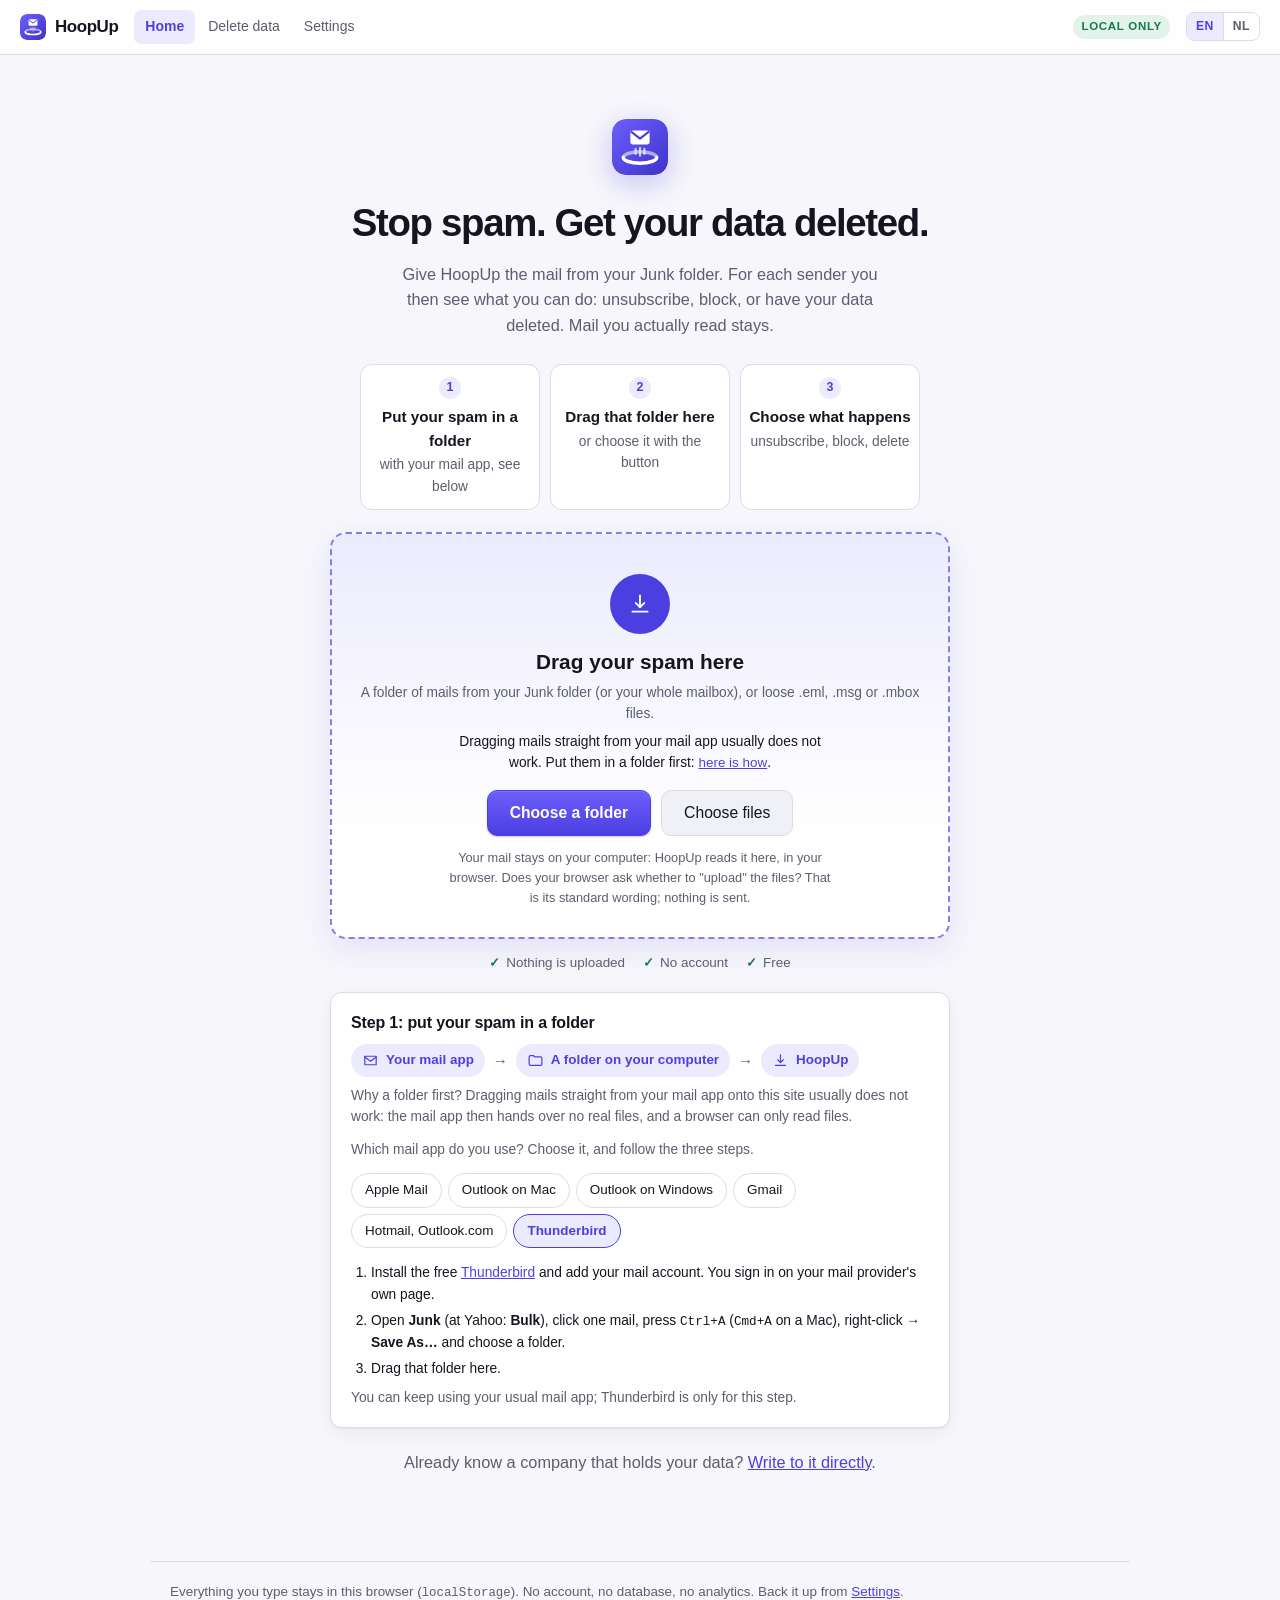
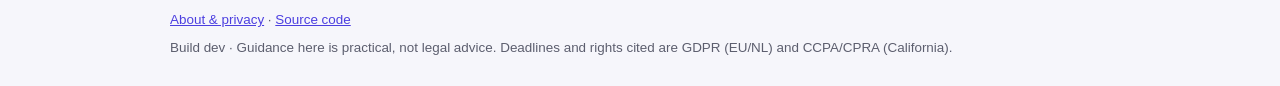
<file: index.html>
<!doctype html>
<html lang="nl">
<head>
<meta charset="utf-8">
<meta name="viewport" content="width=device-width, initial-scale=1">
<title>HoopUp: stop spam, laat je gegevens wissen</title>
<meta name="description" content="Unsubscribe from real companies, block scams, and get companies to delete your data. Free, and your mail never leaves your browser.">
<link rel="canonical" href="https://hoopup.tech/">
<meta name="theme-color" content="#4c3fe0">
<meta property="og:type" content="website">
<meta property="og:title" content="HoopUp: stop spam, get your data deleted">
<meta property="og:url" content="https://hoopup.tech/">
<meta property="og:description" content="Unsubscribe, block scams, and get companies to delete your data. Your mail never leaves your browser.">
<meta property="og:image" content="https://hoopup.tech/assets/img/og.png">
<meta name="twitter:card" content="summary_large_image">
<meta name="color-scheme" content="light dark">
<!--
  Every outbound click from this page (an unsubscribe link, a broker opt-out
  form) would otherwise send this page's URL as the Referer, telling that
  company you are running a deletion campaign against them. Suppress it
  globally rather than relying on remembering rel="noreferrer" every time.
-->
<meta name="referrer" content="no-referrer">
<!--
  The local-first promise, enforced by the browser rather than by our own discipline.
  connect-src names the only hosts this app may ever talk to (itself, the two breach
  services and Microsoft's sign-in and mail API), so even a bug that
  injected script could not post your identity file to an arbitrary server.
  style-src allows 'unsafe-inline' because the views use inline style attributes;
  script-src does not, and there are no inline handlers or third-party scripts.
  (frame-ancestors is omitted: a <meta> CSP cannot carry it; it needs a real header.)
-->
<meta http-equiv="Content-Security-Policy" content="
  default-src 'self';
  script-src 'self';
  style-src 'self' 'unsafe-inline';
  img-src 'self' data:;
  connect-src 'self' https://haveibeenpwned.com https://api.pwnedpasswords.com https://login.microsoftonline.com https://graph.microsoft.com;
  form-action 'none';
  base-uri 'none';
  object-src 'none'">
<link rel="stylesheet" href="assets/css/app.css">
<link rel="icon" href="assets/img/icon.svg" type="image/svg+xml">
<link rel="icon" href="assets/img/icon-192.png" sizes="192x192" type="image/png">
<link rel="apple-touch-icon" href="assets/img/apple-touch-icon.png">
<link rel="manifest" href="manifest.webmanifest">
</head>
<body>
<a class="skip" id="skip" href="#main">Naar de inhoud</a>

<header class="topbar">
  <a class="brand" href="#/" aria-label="HoopUp home">
    <img class="mark" src="assets/img/icon.svg" alt="" width="26" height="26">
    <span>HoopUp</span>
  </a>
  <nav id="nav" aria-label="Sections"></nav>
  <span class="local-badge" id="local-badge" title="Geen server, geen account. Alles staat alleen in deze browser.">alleen lokaal</span>
  <div class="lang" role="group" aria-label="Taal">
    <button type="button" data-lang="en" aria-pressed="false">EN</button>
    <button type="button" data-lang="nl" aria-pressed="true">NL</button>
  </div>
</header>

<main id="main"></main>

<footer class="foot">
  <p id="foot-local">Alles wat je invult blijft in deze browser (<code>localStorage</code>). Geen account, geen database, geen analytics.
  Maak een back-up via <a href="#/profile">Instellingen</a>.</p>
  <p><a href="#/about" id="foot-about">Over &amp; privacy</a> ·
  <a href="https://github.com/fransiewillem-design/Data-protection-" rel="noopener noreferrer" id="foot-source">Broncode</a></p>
  <p class="muted"><span id="foot-build">Versie</span> <span id="build" data-build="__BUILD__">dev</span> ·
  <span id="foot-legal">De uitleg hier is praktisch, geen juridisch advies. Genoemde termijnen en rechten komen uit de AVG (EU/NL) en de CCPA/CPRA (Californië).</span></p>
</footer>

<script type="module" src="src/app.js"></script>
</body>
</html>
</file>
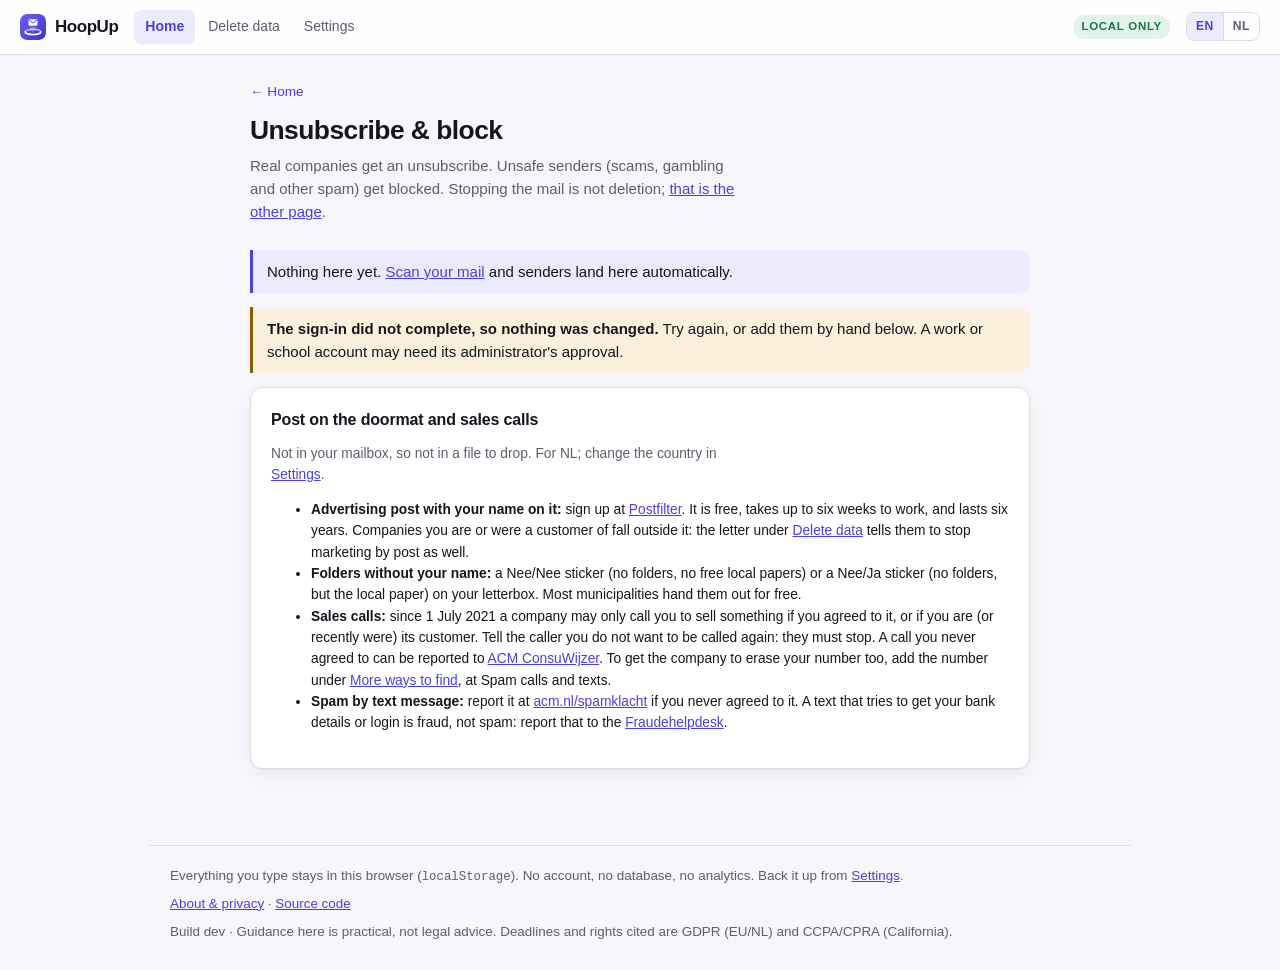
<file: auth.html>
<!doctype html>
<html lang="nl">
<head>
<meta charset="utf-8">
<meta name="viewport" content="width=device-width, initial-scale=1">
<meta name="referrer" content="no-referrer">
<meta name="robots" content="noindex">
<meta http-equiv="Content-Security-Policy" content="default-src 'none'; script-src 'self'; base-uri 'none'; form-action 'none'">
<title>HoopUp</title>
</head>
<body>
<p>Terug naar HoopUp…</p>
<script src="src/auth-return.js"></script>
</body>
</html>
</file>
<file: assets/css/app.css>
:root {
  --bg: #f6f6fb;
  --surface: #ffffff;
  --surface-2: #f0f0f7;
  --line: #dcdce8;
  --text: #15151f;
  --muted: #5c5e6e;
  --accent: #4c3fe0;
  --accent-2: #6d5efc;
  --accent-soft: #ecebfe;
  --ok: #17784e;
  --ok-soft: #e1f3ea;
  --warn: #8f5a00;
  --warn-soft: #fbf0db;
  --bad: #b3261e;
  --bad-soft: #fbe7e6;
  --radius: 12px;
  --shadow: 0 1px 2px rgba(21,21,40,.05), 0 6px 20px rgba(21,21,40,.05);
}
@media (prefers-color-scheme: dark) {
  :root {
    --bg: #0d0d14;
    --surface: #15151f;
    --surface-2: #1d1d2a;
    --line: #2b2b3b;
    --text: #ececf3;
    --muted: #9c9db0;
    --accent: #a59cff;
    --accent-2: #8b80ff;
    --accent-soft: #221f45;
    --ok: #57c28d;
    --ok-soft: #13281e;
    --warn: #e0ab5a;
    --warn-soft: #2b2415;
    --bad: #f2837a;
    --bad-soft: #2e1a19;
    --shadow: 0 1px 2px rgba(0,0,0,.45);
  }
}

* { box-sizing: border-box; }
body {
  margin: 0;
  background: var(--bg);
  color: var(--text);
  font: 15px/1.55 -apple-system, BlinkMacSystemFont, "Segoe UI", Inter, Roboto, sans-serif;
  -webkit-font-smoothing: antialiased;
  text-rendering: optimizeLegibility;
}
a { color: var(--accent); }
code, .mono { font-family: ui-monospace, SFMono-Regular, Menlo, Consolas, monospace; font-size: .92em; }
h1 { font-size: 1.5rem; margin: 0 0 .2rem; letter-spacing: -.02em; }
h2 { font-size: 1.1rem; margin: 0 0 .6rem; letter-spacing: -.01em; }
h3 { font-size: .95rem; margin: 0 0 .35rem; }
p { margin: 0 0 .7rem; }
.muted { color: var(--muted); }
.small { font-size: .86rem; }

.skip { position: absolute; left: -999px; }
.skip:focus { left: 8px; top: 8px; background: var(--surface); padding: 8px; z-index: 10; }

.topbar {
  display: flex; align-items: center; gap: 16px; flex-wrap: wrap;
  padding: 10px 20px; background: var(--surface);
  border-bottom: 1px solid var(--line); position: sticky; top: 0; z-index: 5;
}
.brand {
  font-weight: 720; font-size: 1.06rem; display: flex; align-items: center; gap: 9px;
  letter-spacing: -.025em; color: var(--text); text-decoration: none;
}
.mark { display: block; border-radius: 7px; }
#nav { display: flex; gap: 2px; flex-wrap: wrap; margin-right: auto; }
#nav a {
  padding: 6px 11px; border-radius: 7px; text-decoration: none;
  color: var(--muted); font-size: .9rem; font-weight: 500;
}
#nav a:hover { background: var(--surface-2); color: var(--text); }
#nav a.active { background: var(--accent-soft); color: var(--accent); }
.local-badge {
  font-size: .72rem; text-transform: uppercase; letter-spacing: .06em;
  color: var(--ok); background: var(--ok-soft); padding: 3px 8px; border-radius: 20px; font-weight: 600;
}

.lang { display: flex; border: 1px solid var(--line); border-radius: 8px; overflow: hidden; }
.lang button {
  border: 0; border-radius: 0; background: transparent; padding: 4px 9px; min-height: 0;
  font-size: .76rem; font-weight: 600; letter-spacing: .04em; color: var(--muted); box-shadow: none;
}
.lang button + button { border-left: 1px solid var(--line); }
.lang button[aria-pressed="true"] { background: var(--accent-soft); color: var(--accent); }

main { max-width: 980px; margin: 0 auto; padding: 24px 20px 60px; }
.head { margin-bottom: 20px; }
.head p { color: var(--muted); max-width: 66ch; }

.card {
  background: var(--surface); border: 1px solid var(--line);
  border-radius: var(--radius); padding: 16px; margin-bottom: 14px; box-shadow: var(--shadow);
}
.grid { display: grid; gap: 12px; }
.grid.cols-2 { grid-template-columns: repeat(auto-fit, minmax(240px, 1fr)); }
.grid.cols-4 { grid-template-columns: repeat(auto-fit, minmax(150px, 1fr)); }
.row { display: flex; gap: 8px; flex-wrap: wrap; align-items: center; }
.row.between { justify-content: space-between; }
.spacer { flex: 1; }

.stat { text-align: left; }
.stat .n { font-size: 1.9rem; font-weight: 640; letter-spacing: -.03em; line-height: 1.1; }
.stat .l { color: var(--muted); font-size: .84rem; }
.stat.bad .n { color: var(--bad); }
.stat.warn .n { color: var(--warn); }
.stat.ok .n { color: var(--ok); }

button, .btn {
  font: inherit; font-size: .88rem; font-weight: 500; cursor: pointer;
  background: var(--surface-2); color: var(--text);
  border: 1px solid var(--line); border-radius: 7px; padding: 7px 12px;
  text-decoration: none; display: inline-flex; align-items: center; gap: 6px;
}
button:hover, .btn:hover { border-color: var(--accent); color: var(--accent); }
button.primary, .btn.primary {
  background: var(--accent); border-color: var(--accent); color: #fff;
}
button.primary:hover, .btn.primary:hover { filter: brightness(1.08); color: #fff; }
button.danger { color: var(--bad); }
button.danger:hover { border-color: var(--bad); }
button:disabled { opacity: .5; cursor: not-allowed; }

input, select, textarea {
  font: inherit; width: 100%; padding: 8px 10px; color: var(--text);
  background: var(--bg); border: 1px solid var(--line); border-radius: 7px;
}
textarea { min-height: 120px; resize: vertical; line-height: 1.5; }
input:focus, select:focus, textarea:focus { outline: 2px solid var(--accent); outline-offset: -1px; border-color: transparent; }
label { display: block; font-size: .82rem; font-weight: 550; color: var(--muted); margin-bottom: 4px; }
.field { margin-bottom: 12px; }

.pill {
  display: inline-block; font-size: .74rem; font-weight: 600; padding: 2px 8px;
  border-radius: 20px; background: var(--surface-2); color: var(--muted); white-space: nowrap;
}
.pill.todo { background: var(--surface-2); color: var(--muted); }
.pill.sent { background: var(--accent-soft); color: var(--accent); }
.pill.ack { background: var(--accent-soft); color: var(--accent); }
.pill.done { background: var(--ok-soft); color: var(--ok); }
.pill.overdue { background: var(--bad-soft); color: var(--bad); }
.pill.refused { background: var(--bad-soft); color: var(--bad); }
.pill.escalated { background: var(--warn-soft); color: var(--warn); }
.pill.low { background: var(--warn-soft); color: var(--warn); }

.item {
  display: flex; gap: 12px; align-items: flex-start; flex-wrap: wrap;
  padding: 12px 0; border-bottom: 1px solid var(--line);
}
.item:last-child { border-bottom: 0; padding-bottom: 0; }
.item .body { flex: 1; min-width: 220px; }
.item .name { font-weight: 600; }
.item .meta { color: var(--muted); font-size: .84rem; }
.item .actions { display: flex; gap: 6px; flex-wrap: wrap; align-items: center; }

.notice { border-left: 3px solid var(--accent); background: var(--accent-soft); padding: 10px 14px; border-radius: 0 var(--radius) var(--radius) 0; margin-bottom: 14px; }
.notice.warn { border-color: var(--warn); background: var(--warn-soft); }
.notice.bad { border-color: var(--bad); background: var(--bad-soft); }
.notice p:last-child { margin-bottom: 0; }

table { width: 100%; border-collapse: collapse; font-size: .9rem; }
th, td { text-align: left; padding: 8px 10px; border-bottom: 1px solid var(--line); vertical-align: top; }
th { font-size: .78rem; text-transform: uppercase; letter-spacing: .05em; color: var(--muted); }

.letter {
  background: var(--bg); border: 1px solid var(--line); border-radius: var(--radius);
  padding: 16px; white-space: pre-wrap; font-family: ui-monospace, SFMono-Regular, Menlo, monospace;
  font-size: .84rem; line-height: 1.6; max-height: 60vh; overflow: auto;
}
.toast {
  position: fixed; bottom: 20px; left: 50%; transform: translateX(-50%);
  background: var(--text); color: var(--bg); padding: 9px 16px; border-radius: 20px;
  font-size: .86rem; z-index: 20; box-shadow: var(--shadow);
}
.foot { max-width: 980px; margin: 0 auto; padding: 20px; border-top: 1px solid var(--line); font-size: .84rem; color: var(--muted); }
.foot a { color: var(--accent); }

/* Delete data: grouped by how the user relates to each company */
.rel-pick { display: flex; align-items: center; gap: 6px; flex-wrap: wrap; margin-top: 4px; }
.rel-pick select { width: auto; padding: 3px 8px; font-size: .82rem; min-height: 0; }
.rel-group h2 { margin-bottom: 4px; }
.rel-none { border-left: 3px solid var(--bad); }
.rel-customer { border-left: 3px solid var(--ok); }

/* Delete data: what to send next, and the send queue */
.work-card hr { border: 0; border-top: 1px solid var(--line); margin: 16px 0; }
.work-row { display: flex; gap: 16px; justify-content: space-between; align-items: flex-start; flex-wrap: wrap; }
.work-row > div:first-child { flex: 1 1 340px; }
.work-row h2 { margin-bottom: 4px; }
.work-row p { margin: 0 0 8px; max-width: 60ch; }
.work-row .list { margin-top: 6px; }
.work-row .pick .btn, .work-row .pick button { margin-left: auto; }
.work-row .pick .btn + button { margin-left: 0; }
.count.bad { background: var(--bad-soft); color: var(--bad); }
.send-card { border-color: var(--accent); }
.send-card .meter { margin-top: 10px; background: var(--surface-2); }
.send-card .meter span { background: var(--accent); }
.print-letter .letter { max-height: none; }

@media (max-width: 560px) {
  .topbar { padding: 10px 14px; }
  main { padding: 18px 14px 48px; }
  .local-badge { display: none; }
  .lang { order: 1; margin-left: auto; }
  #nav { order: 2; width: 100%; }
}
@media print {
  .topbar, .foot, .no-print { display: none !important; }
  .letter { max-height: none; border: 0; padding: 0; font-family: Georgia, serif; font-size: 11pt; }
  .card { border: 0; box-shadow: none; padding: 0; }
  .print-letter { break-after: page; }
  .print-letter:last-child { break-after: auto; }
}

.drop {
  border: 2px dashed var(--line); border-radius: var(--radius);
  padding: 26px 16px; text-align: center; background: var(--bg);
  transition: border-color .15s, background .15s;
}
.drop.over { border-color: var(--accent); background: var(--accent-soft); }
.drop p { margin: 0 0 6px; }

/* ---- layout rhythm ------------------------------------------------- */
main { max-width: 820px; }
.head { margin-bottom: 26px; }
.head h1 { font-size: 1.65rem; font-weight: 640; }
.head p { color: var(--muted); max-width: 60ch; margin: 0; }
.card { padding: 20px; margin-bottom: 16px; }
.card h2 { font-size: 1rem; font-weight: 620; display: flex; align-items: center; gap: 8px; }

/* a count that reads as data, not decoration */
.count {
  font-size: .78rem; font-weight: 600; color: var(--muted);
  background: var(--surface-2); border-radius: 20px; padding: 1px 9px;
}

/* ---- stat bar ------------------------------------------------------ */
.statbar {
  display: flex; gap: 28px; flex-wrap: wrap;
  padding: 16px 20px; margin-bottom: 16px;
  background: var(--surface); border: 1px solid var(--line);
  border-radius: var(--radius); box-shadow: var(--shadow);
}
.statbar div { display: flex; flex-direction: column; gap: 1px; }
.statbar b { font-size: 1.45rem; font-weight: 640; letter-spacing: -.02em; line-height: 1.15; }
.statbar span { font-size: .8rem; color: var(--muted); }
.statbar .bad b { color: var(--bad); }

/* ---- selectable rows ----------------------------------------------- */
.list { border-top: 1px solid var(--line); }
.pick {
  display: flex; align-items: center; gap: 12px; flex-wrap: wrap;
  padding: 9px 2px; border-bottom: 1px solid var(--line);
  cursor: pointer; margin: 0; font-size: .9rem; font-weight: 400; color: var(--text);
}
.pick:hover { background: var(--surface-2); }
.pick input { width: auto; flex: none; }
.pick-name { font-weight: 550; min-width: 0; overflow-wrap: anywhere; }
/* Long reasons ("rated high-confidence spam by your mail provider") wrap on narrow phones. */
.pick .pill { white-space: normal; max-width: 100%; }
.pick-meta { color: var(--muted); font-size: .82rem; margin-left: auto; }

.link-btn {
  background: none; border: 0; padding: 0; color: var(--accent);
  font-size: .84rem; cursor: pointer; text-decoration: underline;
}
.link-btn:hover { filter: brightness(1.15); }

/* ---- nav ------------------------------------------------------------ */
#nav a { font-size: .875rem; }

@media (max-width: 620px) {
  .pick-meta { display: none; }
  .statbar { gap: 18px; padding: 14px 16px; }
}

.danger-card { border-color: var(--bad); box-shadow: 0 0 0 1px var(--bad-soft), var(--shadow); }
.danger-card h2 { color: var(--bad); }

.block-card { border-color: var(--accent); }
.block-facts { display: flex; gap: 18px; flex-wrap: wrap; margin: 14px 0 6px; color: var(--muted); }
.block-facts b { color: var(--text); font-size: 1.05rem; }
.block-card ol { padding-left: 20px; margin: 8px 0 12px; }
.block-card ol li { margin-bottom: 6px; }
.block-card code { background: var(--surface-2); padding: 1px 6px; border-radius: 4px; }
#block-panel .row { margin: 4px 0 12px; }

/* ===== Home ============================================================= */
.hero { text-align: center; max-width: 620px; margin: 28px auto 0; }
.hero h1 { font-size: 2.1rem; font-weight: 680; letter-spacing: -.03em; margin-bottom: 10px; }
.hero > p { color: var(--muted); font-size: 1.02rem; margin: 0 auto 26px; max-width: 54ch; }
.drop-hero {
  padding: 46px 20px; border-radius: 16px; background: var(--surface);
  border: 2px dashed color-mix(in srgb, var(--accent) 45%, var(--line));
}
.drop-hero:hover, .drop-hero.over { border-color: var(--accent); background: var(--accent-soft); }
.drop-icon {
  width: 52px; height: 52px; margin: 0 auto 12px; border-radius: 50%;
  display: grid; place-items: center; background: var(--accent-soft); color: var(--accent);
}
.drop-title { font-size: 1.08rem; font-weight: 620; margin-bottom: 4px !important; }
.howto { text-align: left; margin-top: 14px; }
.howto summary, .senders summary { cursor: pointer; color: var(--muted); font-size: .88rem; }
.howto ul { margin: 10px 0 0; }

.home-head { display: flex; justify-content: space-between; align-items: flex-end; gap: 16px; margin-bottom: 18px; }
.home-head h1 { font-size: 1.65rem; font-weight: 660; letter-spacing: -.02em; margin: 0; }
.home-head p { margin: 2px 0 0; font-size: .9rem; }
.back { display: inline-block; font-size: .85rem; margin-bottom: 8px; text-decoration: none; }

.actions { display: grid; grid-template-columns: repeat(2, minmax(0, 1fr)); gap: 14px; margin-bottom: 16px; }
.action {
  display: flex; flex-direction: column; gap: 6px;
  background: var(--surface); border: 1px solid var(--line); border-radius: 14px;
  padding: 18px 18px 16px; box-shadow: var(--shadow); min-height: 196px;
}
.action-head { display: flex; justify-content: space-between; align-items: center; margin-bottom: 4px; }
.action-icon {
  width: 38px; height: 38px; border-radius: 10px; display: grid; place-items: center;
  background: var(--accent-soft); color: var(--accent);
}
.action-n { font-size: 2rem; font-weight: 700; letter-spacing: -.04em; line-height: 1; }
.action h3 { font-size: 1.02rem; font-weight: 640; margin: 0; }
.action p { color: var(--muted); font-size: .88rem; margin: 0; flex: 1; }
.action-foot { display: flex; align-items: center; gap: 14px; margin-top: 10px; }
.action-foot .more { font-size: .84rem; color: var(--muted); }
.action.tone-bad .action-icon { background: var(--bad-soft); color: var(--bad); }
.action.tone-bad .action-n { color: var(--bad); }
.action.is-done { box-shadow: none; background: var(--bg); }
.action.is-done .action-icon { background: var(--ok-soft); color: var(--ok); }
.action.is-done .action-n { color: var(--ok); font-size: 1.6rem; }
.done-label { font-size: .86rem; font-weight: 600; color: var(--ok); }

.drop-compact {
  display: flex; align-items: center; gap: 10px; padding: 12px 16px; text-align: left;
  border-radius: 12px; margin: 6px 0 14px; color: var(--muted); font-size: .9rem;
}
.drop-compact svg { display: block; }
.senders { margin-top: 4px; }
.senders .list { margin-top: 10px; }
.panel { animation: rise .2s ease-out; }
@keyframes rise { from { opacity: 0; transform: translateY(6px); } to { opacity: 1; transform: none; } }

/* address health */
.addr { padding: 14px 0; border-top: 1px solid var(--line); }
.addr:first-of-type { border-top: 0; }
.addr-head { display: flex; justify-content: space-between; align-items: center; gap: 6px 10px; margin-bottom: 8px; flex-wrap: wrap; }
.addr-head .mono { font-weight: 600; min-width: 0; overflow-wrap: anywhere; }
.addr p { font-size: .9rem; margin: 10px 0 6px; }
.addr ol { padding-left: 20px; margin: 4px 0 0; }
.addr ol li { margin-bottom: 5px; }
.meter { height: 6px; border-radius: 6px; background: var(--ok-soft); overflow: hidden; }
.meter span { display: block; height: 100%; background: var(--bad); border-radius: 6px; }
.addr-ok .meter span { background: var(--warn); }

/* settings tools */
.tool-links { display: grid; gap: 8px; }
.tool-links a {
  display: flex; flex-direction: column; gap: 2px; padding: 12px 14px; border-radius: 10px;
  border: 1px solid var(--line); text-decoration: none; color: var(--text);
}
.tool-links a:hover { border-color: var(--accent); }
.tool-links span { font-size: .84rem; color: var(--muted); }

@media (max-width: 640px) {
  .actions { grid-template-columns: 1fr; }
  .action { min-height: 0; }
  .hero h1 { font-size: 1.7rem; }
}

/* ---- brand polish ------------------------------------------------------ */

.topbar { backdrop-filter: saturate(1.4) blur(10px); background: color-mix(in srgb, var(--surface) 88%, transparent); }
button.primary, .btn.primary {
  background: linear-gradient(180deg, var(--accent-2), var(--accent));
  border-color: var(--accent); font-weight: 600;
  box-shadow: 0 1px 2px rgba(40,30,160,.25), inset 0 1px 0 rgba(255,255,255,.14);
}
@media (prefers-color-scheme: dark) {
  button.primary, .btn.primary { color: #0d0d14; }
  button.primary:hover, .btn.primary:hover { color: #0d0d14; }
}
button, .btn { border-radius: 9px; transition: border-color .12s, color .12s, filter .12s; }
:focus-visible { outline: 2px solid var(--accent); outline-offset: 2px; border-radius: 6px; }
#nav a.active { font-weight: 600; }

.hero { margin-top: 40px; }
.hero-mark { display: block; margin: 0 auto 18px; border-radius: 14px; box-shadow: 0 8px 28px rgba(76,63,224,.28); }
.hero h1 { font-size: 2.4rem; font-weight: 760; letter-spacing: -.035em; }
.trust {
  list-style: none; padding: 0; margin: 14px 0 0; display: flex; justify-content: center;
  flex-wrap: wrap; gap: 6px 18px; font-size: .84rem; color: var(--muted);
}
.trust li::before { content: "✓"; color: var(--ok); font-weight: 700; margin-right: 6px; }
.action-icon { background: var(--accent-soft); color: var(--accent); }
.foot p { margin-bottom: .45rem; }
@media (max-width: 560px) {
  .hero { margin-top: 18px; }
  .hero h1 { font-size: 1.85rem; }
}
.tpl-select { width: auto; max-width: 100%; }
.legal-title { font-size: 1.25rem; margin: 30px 0 4px; }
.legal ul { padding-left: 20px; margin: 0; }
.legal li { margin-bottom: 6px; }
.legal p:last-child { margin-bottom: 0; }
.hero-eyebrow { margin: -4px auto 14px !important; font-size: .9rem; color: var(--muted); }
.steps {
  list-style: none; counter-reset: step; padding: 0; margin: 0 auto 22px; max-width: 560px;
  display: grid; grid-template-columns: repeat(3, 1fr); gap: 10px;
}
.steps li {
  counter-increment: step; display: flex; flex-direction: column; gap: 2px; align-items: center;
  background: var(--surface); border: 1px solid var(--line); border-radius: var(--radius); padding: 12px 8px;
  font-size: .86rem; color: var(--muted);
}
.steps li::before {
  content: counter(step); width: 22px; height: 22px; border-radius: 50%; display: grid; place-items: center;
  background: var(--accent-soft); color: var(--accent); font-weight: 700; font-size: .78rem; margin-bottom: 4px;
}
.steps b { color: var(--text); font-size: .95rem; }
@media (max-width: 560px) { .steps { grid-template-columns: 1fr; } .steps li { flex-direction: row; gap: 6px; justify-content: flex-start; } .steps li::before { margin: 0 4px 0 0; } }
.aka { display: block; font-weight: 400; font-size: .8rem; color: var(--muted); }
.block-done { display: flex; align-items: center; gap: 12px; flex-wrap: wrap; margin-top: 16px; padding-top: 14px; border-top: 1px solid var(--line); }
.block-done .small { flex: 1 1 220px; }

/* ===== Copy chips & the address move plan ============================== */
.copy-chips { display: flex; flex-wrap: wrap; gap: 6px; margin: 8px 0; }
.copy-chip { font: 500 .82rem/1.25 inherit; padding: 5px 10px; border-radius: 6px; background: var(--surface-2);
  border: 1px solid var(--line); color: var(--text); cursor: pointer; overflow-wrap: anywhere; text-align: left; }
.copy-chip:hover { border-color: var(--accent); }
.copy-chip.copied { border-color: var(--ok); color: var(--muted); }
.copy-chip.copied::after { content: ' ✓'; color: var(--ok); }
.move-steps { list-style: none; padding: 0; margin: 12px 0; counter-reset: step; }
.move-steps > li { counter-increment: step; border-top: 1px solid var(--line); padding: 10px 0; }
.move-head { display: flex; align-items: flex-start; gap: 10px; cursor: pointer; margin: 0; font-size: .95rem; color: var(--text); text-transform: none; letter-spacing: normal; font-weight: 400; }
.move-head input { width: auto; flex: none; margin-top: 3px; }
.move-head b::before { content: counter(step) '. '; color: var(--muted); font-weight: 600; }
.move-body { margin: 4px 0 0 28px; color: var(--text); }
.move-body ul, .move-body ol { padding-left: 18px; margin: 6px 0; }
.move-steps > li.is-done .move-head b { color: var(--muted); text-decoration: line-through; text-decoration-color: var(--line); }
.move-steps > li.is-done .move-body { display: none; }

/* The computer and mail-app choice wraps under the title on a phone. */
.block-pick { flex-wrap: wrap; justify-content: flex-end; }
.block-pick select { max-width: 100%; }
@media (max-width: 560px) {
  .block-pick { justify-content: stretch; width: 100%; }
  .block-pick select { flex: 1 1 100%; }
}

/* ===== Easier to follow ================================================ */

/* Getting mail out of a mail app: one app at a time. */
.howto-card {
  text-align: left; margin-top: 18px; padding: 18px 20px;
  background: var(--surface); border: 1px solid var(--line); border-radius: var(--radius); box-shadow: var(--shadow);
}
.howto-card h2 { font-size: 1rem; margin-bottom: 6px; }
.howto-card > p.small { margin-bottom: 12px; }
.seg { display: flex; flex-wrap: wrap; gap: 6px; margin: 0 0 14px; }
.seg button { border-radius: 20px; padding: 6px 13px; font-size: .84rem; background: var(--surface); }
.seg button[aria-selected="true"] { background: var(--accent-soft); border-color: var(--accent); color: var(--accent); font-weight: 600; }
.howto-panel ol { margin: 0 0 8px; padding-left: 20px; }
.howto-panel li { margin-bottom: 5px; }
.howto-panel p:last-child { margin-bottom: 0; }
.howto-cols { display: grid; grid-template-columns: repeat(auto-fit, minmax(230px, 1fr)); gap: 6px 22px; }
.howto-cols h3 { font-size: .86rem; margin: 0 0 6px; }

/* Home: the one task to do next, and how far along the user is. */
.action.is-next { border-color: var(--accent); box-shadow: 0 0 0 1px var(--accent), 0 8px 24px rgba(76, 63, 224, .12); }
.next-tag {
  align-self: flex-start; font-size: .72rem; font-weight: 700; letter-spacing: .05em; text-transform: uppercase;
  color: var(--accent); background: var(--accent-soft); padding: 2px 8px; border-radius: 20px; margin-bottom: 2px;
}
.home-head { align-items: center; flex-wrap: wrap; }
.progress { display: flex; flex-direction: column; align-items: flex-end; gap: 6px; font-size: .84rem; color: var(--muted); font-weight: 600; }
.progress-bar { display: block; width: 160px; height: 6px; border-radius: 6px; background: var(--surface-2); overflow: hidden; }
.progress-bar span { display: block; height: 100%; border-radius: 6px; background: var(--accent); transition: width .3s; }

/* The letter page: open, send, mark as sent. */
.send-steps { list-style: none; counter-reset: send; padding: 0; margin: 16px 0 0; }
.send-steps > li {
  counter-increment: send; position: relative; padding: 12px 0 12px 40px; margin: 0;
  border-top: 1px solid var(--line); font-size: .92rem;
}
.send-steps > li::before {
  content: counter(send); position: absolute; left: 0; top: 11px;
  width: 26px; height: 26px; border-radius: 50%; display: grid; place-items: center;
  background: var(--accent-soft); color: var(--accent); font-weight: 700; font-size: .82rem;
}
.send-steps .row { margin-top: 10px; }
.send-steps > li:last-child { padding-bottom: 0; }

/* The letter itself reads like a mail, not like code. */
.letter { font-family: inherit; font-size: .92rem; line-height: 1.65; padding: 20px 22px; }
.letter.code { font-family: ui-monospace, SFMono-Regular, Menlo, monospace; font-size: .84rem; }

/* Shortcuts to the sections of a long page. */
.jump { display: flex; flex-wrap: wrap; gap: 6px; margin: -6px 0 18px; }
.jump-chip { border-radius: 20px; padding: 5px 12px; font-size: .84rem; background: var(--surface); }
.jump-chip .count { padding: 0 7px; }
[id^="sec-"] { scroll-margin-top: 80px; }

/* Messages long enough to read as a box, not a stretched pill. */
.toast {
  width: max-content; max-width: min(540px, calc(100vw - 32px)); text-align: left;
  border-radius: 12px; padding: 12px 16px; line-height: 1.5; box-shadow: 0 8px 28px rgba(0, 0, 0, .22);
}

/* Fingers need bigger targets than a mouse. */
@media (pointer: coarse) {
  button, .btn { min-height: 44px; }
  .lang button { min-height: 34px; }
  .seg button, .jump-chip { min-height: 38px; }
}
@media (max-width: 560px) {
  input, select, textarea { font-size: 16px; }
  .home-head { align-items: flex-start; }
  .progress { align-items: flex-start; }
  [id^="sec-"] { scroll-margin-top: 112px; }
  .send-steps > li { padding-left: 36px; }
}

/* The same help, folded away under the drop zone once mail is in. */
.howto-more { margin: -4px 0 14px; }
.howto-more summary { cursor: pointer; color: var(--muted); font-size: .88rem; }
.howto-card.howto-inline { margin-top: 10px; }

/* Hotmail and Outlook.com without files. */
.ms-read-hero {
  margin-top: 14px; text-align: left; padding: 16px 18px;
  background: var(--surface); border: 1px solid var(--line); border-radius: var(--radius); box-shadow: var(--shadow);
}
.ms-read p { margin-bottom: 6px; }
.ms-read .row { margin-top: 10px; }
.howto-panel .ms-read { margin-bottom: 8px; }
.ms-private ul { margin: 4px 0 0; padding-left: 18px; }
.ms-private li { margin-bottom: 3px; }
.ms-private p { margin: 6px 0 0; }
/* Nothing to add in this app, so nothing to confirm. */
#block-panel:has(.no-rules) + .block-done { display: none; }

/* The drop zone is where everything starts: big, clickable, with real buttons. */
.drop-hero {
  padding: 40px 24px 30px; cursor: pointer;
  background: linear-gradient(180deg, var(--accent-soft), var(--surface) 75%);
  border: 2px dashed color-mix(in srgb, var(--accent) 60%, var(--line));
  box-shadow: 0 10px 30px rgba(76, 63, 224, .10);
}
.drop-hero .drop-icon { width: 60px; height: 60px; background: var(--accent); color: #fff; }
.drop-hero .drop-icon svg { width: 26px; height: 26px; }
.drop-hero .drop-title { font-size: 1.3rem; }
.drop-buttons { justify-content: center; gap: 10px; margin: 16px 0 12px; }
.drop-buttons button { min-height: 46px; padding: 0 22px; font-size: .98rem; border-radius: 10px; }
.drop-note { max-width: 54ch; margin: 0 auto !important; font-size: .8rem !important; }
.ms-line { margin: 12px 0 0; font-size: .9rem; color: var(--muted); }
.howto-card > h2 + p.small { margin-top: -2px; }
@media (prefers-color-scheme: dark) {
  .drop-hero .drop-icon { color: #0d0d14; }
}
.ms-line { margin-top: 16px; }
@media (max-width: 560px) {
  .steps li { display: grid; grid-template-columns: auto 1fr; column-gap: 12px; row-gap: 1px; text-align: left; align-items: center; padding: 11px 14px; }
  .steps li::before { grid-row: 1 / span 2; margin: 0; }
  .steps li b, .steps li span { grid-column: 2; }
  .drop-buttons button { flex: 1 1 100%; }
}
.drop-buttons button { justify-content: center; }
.ms-line { margin-top: 18px; }

/* Why mail goes through a folder first. */
.drop-direct { margin: 6px auto 0 !important; max-width: 52ch; color: var(--text); }
.flow { display: flex; flex-wrap: wrap; align-items: center; gap: 6px 8px; margin: 8px 0 8px; }
.flow-step {
  display: inline-flex; align-items: center; gap: 7px; padding: 6px 11px; border-radius: 20px;
  background: var(--accent-soft); color: var(--accent); font-size: .84rem; font-weight: 600;
}
.flow-step svg { width: 17px; height: 17px; flex: none; }
.flow-arrow { color: var(--muted); font-weight: 600; }
@media (max-width: 560px) {
  .flow { flex-direction: column; align-items: flex-start; gap: 2px; }
  .flow-arrow { transform: rotate(90deg); margin-left: 16px; line-height: 1.2; }
}
</file>
